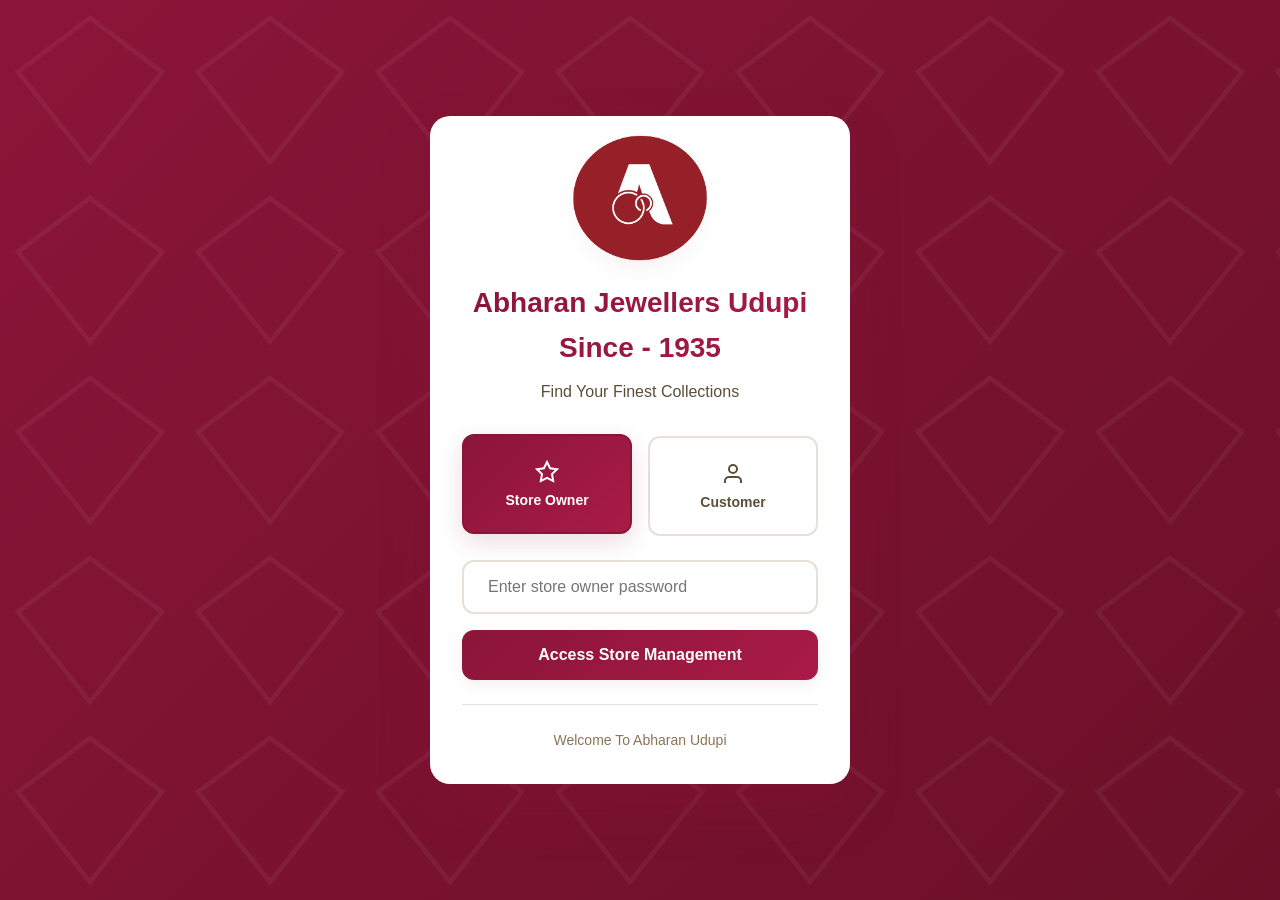
<file: index.html>
<!DOCTYPE html>
<html lang="en">
<head>
    <meta charset="UTF-8">
    <meta name="viewport" content="width=device-width, initial-scale=1.0, user-scalable=no">
    <title>Abharan Jewellers Udupi Since - 1935</title>
    <link rel="manifest" href="manifest.json">
    <meta name="theme-color" content="#8B1538">
    <meta name="apple-mobile-web-app-capable" content="yes">
    <meta name="apple-mobile-web-app-status-bar-style" content="black-translucent">
    <meta name="apple-mobile-web-app-title" content="Jewelry Gallery">
    <link rel="apple-touch-icon" href="[data-uri]">
    <link rel="stylesheet" href="css/style.css">
</head>
<body>
    <div class="login-container">
        <div class="login-card">
            <div class="login-header">
                <div class="logo">
                    <img src="a logo copy.webp" alt="Abharan Logo" style="height: 150px;">
                </div>
                <h1>Abharan Jewellers Udupi Since - 1935</h1>
                <p>Find Your Finest Collections</p>
            </div>
            
            <div class="login-options">
                <div class="role-selector">
                    <button id="adminBtn" class="role-btn active" data-role="admin">
                        <svg width="24" height="24" viewBox="0 0 24 24" fill="none" stroke="currentColor" stroke-width="2">
                            <path d="M12 2l3.09 6.26L22 9.27l-5 4.87 1.18 6.88L12 17.77l-6.18 3.25L7 14.14 2 9.27l6.91-1.01L12 2z"/>
                        </svg>
                        Store Owner
                    </button>
                    <button id="userBtn" class="role-btn" data-role="user">
                        <svg width="24" height="24" viewBox="0 0 24 24" fill="none" stroke="currentColor" stroke-width="2">
                            <path d="M20 21v-2a4 4 0 0 0-4-4H8a4 4 0 0 0-4 4v2"/>
                            <circle cx="12" cy="7" r="4"/>
                        </svg>
                        Customer
                    </button>
                </div>
                
                <div id="adminLogin" class="login-form">
                    <input type="password" id="adminPassword" placeholder="Enter store owner password" class="password-input">
                    <button id="adminLoginBtn" class="login-btn">Access Store Management</button>
                </div>
                
                <div id="userLogin" class="login-form hidden">
                    <button id="userLoginBtn" class="login-btn">Browse Collections</button>
                </div>
            </div>
            
            <div class="login-footer">
                <p>Welcome To Abharan Udupi</p>
            </div>
        </div>
    </div>

    <script src="js/auth.js"></script>
</body>
</html>
</file>
<file: css/style.css>
/* CSS Reset and Base Styles */
* {
    margin: 0;
    padding: 0;
    box-sizing: border-box;
}

:root {
    /* Elegant Maroon Color Palette */
    --primary: #8B1538;
    --primary-dark: #6B1028;
    --primary-light: #A91B47;
    --secondary: #D4AF37;
    --accent: #F4E4BC;
    --success: #2D5016;
    --danger: #8B1538;
    --warning: #B8860B;
    
    /* Neutral Colors */
    --background: #FBF9F7;
    --surface: #FFFFFF;
    --surface-hover: #F5F2F0;
    --surface-elevated: #FFFFFF;
    --text-primary: #2C1810;
    --text-secondary: #5D4E37;
    --text-muted: #8B7355;
    --border: #E8E0D6;
    --border-hover: #D4C4B0;
    
    /* Shadows */
    --shadow: rgba(139, 21, 56, 0.08);
    --shadow-lg: rgba(139, 21, 56, 0.15);
    --shadow-xl: rgba(139, 21, 56, 0.25);
    
    /* Border Radius */
    --radius: 16px;
    --radius-sm: 12px;
    --radius-lg: 20px;
    
    /* Spacing */
    --spacing-xs: 4px;
    --spacing-sm: 8px;
    --spacing-md: 16px;
    --spacing-lg: 24px;
    --spacing-xl: 32px;
}

[data-theme="dark"] {
    --background: #1A0F0A;
    --surface: #2C1810;
    --surface-hover: #3D2318;
    --surface-elevated: #4A2D20;
    --text-primary: #F5F2F0;
    --text-secondary: #D4C4B0;
    --text-muted: #A08B73;
    --border: #3D2318;
    --border-hover: #4A2D20;
    --shadow: rgba(0, 0, 0, 0.3);
    --shadow-lg: rgba(0, 0, 0, 0.4);
    --shadow-xl: rgba(0, 0, 0, 0.6);
}

body {
    font-family: -apple-system, BlinkMacSystemFont, 'Segoe UI', 'SF Pro Display', Roboto, sans-serif;
    background: var(--background);
    color: var(--text-primary);
    line-height: 1.6;
    transition: all 0.3s ease;
    -webkit-font-smoothing: antialiased;
    -moz-osx-font-smoothing: grayscale;
}

/* Login Styles */
.login-container {
    min-height: 100vh;
    display: flex;
    align-items: center;
    justify-content: center;
    padding: var(--spacing-lg);
    background: linear-gradient(135deg, var(--primary), var(--primary-dark));
    position: relative;
}

.login-container::before {
    content: '';
    position: absolute;
    top: 0;
    left: 0;
    right: 0;
    bottom: 0;
    background: url('data:image/svg+xml,<svg xmlns="http://www.w3.org/2000/svg" viewBox="0 0 100 100"><defs><pattern id="jewelry" patternUnits="userSpaceOnUse" width="20" height="20"><path d="M10 2l8 6-8 10-8-10z" fill="none" stroke="rgba(255,255,255,0.05)" stroke-width="0.5"/></pattern></defs><rect width="100" height="100" fill="url(%23jewelry)"/></svg>');
}

.login-card {
    background: var(--surface);
    border-radius: var(--radius-lg);
    padding: var(--spacing-xl);
    box-shadow: 0 25px 50px var(--shadow-xl);
    width: 100%;
    max-width: 420px;
    text-align: center;
    position: relative;
    backdrop-filter: blur(10px);
}

.login-header {
    margin-bottom: var(--spacing-xl);
}

.logo {
    display: inline-flex;
    align-items: center;
    justify-content: center;
    width: 100px;
    height: 100px;
    background: linear-gradient(135deg, var(--primary), var(--primary-light));
    color: white;
    border-radius: 50%;
    margin-bottom: var(--spacing-lg);
    box-shadow: 0 8px 32px var(--shadow-lg);
}

.login-header h1 {
    font-size: 28px;
    font-weight: 700;
    margin-bottom: var(--spacing-sm);
    background: linear-gradient(135deg, var(--primary), var(--primary-light));
    -webkit-background-clip: text;
    -webkit-text-fill-color: transparent;
    background-clip: text;
}

.login-header p {
    color: var(--text-secondary);
    font-size: 16px;
}

.role-selector {
    display: flex;
    gap: var(--spacing-md);
    margin-bottom: var(--spacing-lg);
}

.role-btn {
    flex: 1;
    display: flex;
    flex-direction: column;
    align-items: center;
    gap: var(--spacing-sm);
    padding: var(--spacing-lg);
    border: 2px solid var(--border);
    border-radius: var(--radius-sm);
    background: var(--surface);
    color: var(--text-secondary);
    cursor: pointer;
    transition: all 0.3s ease;
    font-size: 14px;
    font-weight: 600;
}

.role-btn:hover {
    border-color: var(--primary);
    background: var(--surface-hover);
    transform: translateY(-2px);
    box-shadow: 0 8px 25px var(--shadow);
}

.role-btn.active {
    border-color: var(--primary);
    background: linear-gradient(135deg, var(--primary), var(--primary-light));
    color: white;
    transform: translateY(-2px);
    box-shadow: 0 8px 25px var(--shadow-lg);
}

.login-form {
    display: flex;
    flex-direction: column;
    gap: var(--spacing-md);
}

.password-input, .form-input, .form-textarea {
    padding: var(--spacing-md) var(--spacing-lg);
    border: 2px solid var(--border);
    border-radius: var(--radius-sm);
    font-size: 16px;
    background: var(--surface);
    color: var(--text-primary);
    transition: all 0.3s ease;
    font-family: inherit;
}

.form-textarea {
    min-height: 100px;
    resize: vertical;
}

.password-input:focus, .form-input:focus, .form-textarea:focus {
    outline: none;
    border-color: var(--primary);
    box-shadow: 0 0 0 3px rgba(139, 21, 56, 0.1);
}

.login-btn, .btn {
    padding: var(--spacing-md) var(--spacing-lg);
    border: none;
    border-radius: var(--radius-sm);
    font-size: 16px;
    font-weight: 600;
    cursor: pointer;
    transition: all 0.3s ease;
    display: inline-flex;
    align-items: center;
    justify-content: center;
    gap: var(--spacing-sm);
    font-family: inherit;
    text-decoration: none;
}

.login-btn, .btn-primary {
    background: linear-gradient(135deg, var(--primary), var(--primary-light));
    color: white;
    box-shadow: 0 4px 15px var(--shadow);
}

.login-btn:hover, .btn-primary:hover {
    background: linear-gradient(135deg, var(--primary-dark), var(--primary));
    transform: translateY(-2px);
    box-shadow: 0 8px 25px var(--shadow-lg);
}

.btn-secondary {
    background: var(--surface);
    color: var(--text-primary);
    border: 2px solid var(--border);
}

.btn-secondary:hover {
    background: var(--surface-hover);
    border-color: var(--border-hover);
    transform: translateY(-1px);
}

.btn-danger {
    background: var(--danger);
    color: white;
}

.btn-danger:hover {
    background: var(--primary-dark);
    transform: translateY(-1px);
}

.login-footer {
    margin-top: var(--spacing-lg);
    padding-top: var(--spacing-lg);
    border-top: 1px solid var(--border);
    color: var(--text-muted);
    font-size: 14px;
}

.login-footer code {
    background: var(--surface-hover);
    padding: var(--spacing-xs) var(--spacing-sm);
    border-radius: 6px;
    font-family: 'SF Mono', 'Monaco', 'Inconsolata', 'Roboto Mono', monospace;
    color: var(--primary);
    font-weight: 600;
}

/* App Layout */
.app-container {
    min-height: 100vh;
    display: flex;
    flex-direction: column;
}

.app-header {
    background: var(--surface-elevated);
    border-bottom: 1px solid var(--border);
    padding: var(--spacing-md) var(--spacing-lg);
    box-shadow: 0 2px 20px var(--shadow);
    backdrop-filter: blur(10px);
    position: sticky;
    top: 0;
    z-index: 100;
}

.header-content {
    display: flex;
    align-items: center;
    justify-content: space-between;
    max-width: 1400px;
    margin: 0 auto;
}

.header-left {
    display: flex;
    align-items: center;
    gap: var(--spacing-md);
}

.header-left .logo {
    width: 48px;
    height: 48px;
    background: linear-gradient(135deg, var(--primary), var(--primary-light));
    color: white;
    border-radius: var(--radius-sm);
    display: flex;
    align-items: center;
    justify-content: center;
    box-shadow: 0 4px 15px var(--shadow);
}

.header-text h1 {
    font-size: 20px;
    font-weight: 700;
    margin-bottom: 2px;
}

.header-subtitle {
    font-size: 12px;
    color: var(--text-secondary);
    font-weight: 500;
}

.header-right {
    display: flex;
    align-items: center;
    gap: var(--spacing-md);
}

.icon-btn {
    width: 44px;
    height: 44px;
    border: none;
    background: transparent;
    border-radius: var(--radius-sm);
    cursor: pointer;
    display: flex;
    align-items: center;
    justify-content: center;
    color: var(--text-secondary);
    transition: all 0.3s ease;
}

.icon-btn:hover {
    background: var(--surface-hover);
    color: var(--text-primary);
    transform: translateY(-1px);
}

.user-role {
    font-size: 14px;
    color: var(--text-secondary);
    font-weight: 600;
    padding: var(--spacing-xs) var(--spacing-sm);
    background: var(--surface-hover);
    border-radius: var(--radius-sm);
}

.app-main {
    flex: 1;
    padding: var(--spacing-lg);
    max-width: 1400px;
    margin: 0 auto;
    width: 100%;
}

/* View Headers */
.view-header {
    display: flex;
    align-items: center;
    justify-content: space-between;
    margin-bottom: var(--spacing-xl);
    gap: var(--spacing-lg);
}

.view-header h2 {
    font-size: 32px;
    font-weight: 700;
    color: var(--text-primary);
}

.back-btn {
    display: flex;
    align-items: center;
    gap: var(--spacing-sm);
    background: var(--surface);
    border: 2px solid var(--border);
    border-radius: var(--radius-sm);
    padding: var(--spacing-sm) var(--spacing-md);
    color: var(--text-secondary);
    cursor: pointer;
    transition: all 0.3s ease;
    font-weight: 600;
}

.back-btn:hover {
    background: var(--surface-hover);
    border-color: var(--primary);
    color: var(--primary);
    transform: translateY(-1px);
}

.admin-controls {
    display: flex;
    gap: var(--spacing-md);
}

/* Categories Grid */
.categories-grid {
    display: grid;
    grid-template-columns: repeat(auto-fill, minmax(280px, 1fr));
    gap: var(--spacing-lg);
    padding: var(--spacing-md) 0;
}

.category-card {
    background: var(--surface);
    border-radius: var(--radius);
    overflow: hidden;
    box-shadow: 0 4px 20px var(--shadow);
    transition: all 0.4s ease;
    cursor: pointer;
    position: relative;
}

.category-card:hover {
    transform: translateY(-8px);
    box-shadow: 0 12px 40px var(--shadow-lg);
}

.category-card::before {
    content: '';
    position: absolute;
    top: 0;
    left: 0;
    right: 0;
    height: 4px;
    background: linear-gradient(90deg, var(--primary), var(--secondary));
    opacity: 0;
    transition: opacity 0.3s ease;
}

.category-card:hover::before {
    opacity: 1;
}

.category-image {
    width: 100%;
    height: 200px;
    object-fit: cover;
    transition: transform 0.4s ease;
}

.category-card:hover .category-image {
    transform: scale(1.05);
}

.category-info {
    padding: var(--spacing-lg);
}

.category-title {
    font-size: 20px;
    font-weight: 700;
    margin-bottom: var(--spacing-sm);
    color: var(--text-primary);
}

.category-description {
    color: var(--text-secondary);
    font-size: 14px;
    line-height: 1.5;
    margin-bottom: var(--spacing-md);
}

.category-stats {
    display: flex;
    align-items: center;
    gap: var(--spacing-sm);
    color: var(--text-muted);
    font-size: 12px;
    font-weight: 600;
}

.category-admin-controls {
    display: flex;
    gap: var(--spacing-sm);
    margin-top: var(--spacing-md);
    padding-top: var(--spacing-md);
    border-top: 1px solid var(--border);
}

.category-admin-controls .btn {
    padding: var(--spacing-xs) var(--spacing-sm);
    font-size: 12px;
}

/* Gallery Grid */
.gallery {
    display: grid;
    grid-template-columns: repeat(auto-fill, minmax(200px, 1fr));
    gap: var(--spacing-md);
    padding: var(--spacing-md) 0;
}

.gallery-item {
    position: relative;
    border-radius: var(--radius);
    overflow: hidden;
    background: var(--surface);
    box-shadow: 0 4px 15px var(--shadow);
    transition: all 0.4s ease;
    cursor: pointer;
}

.gallery-item:hover {
    transform: translateY(-6px);
    box-shadow: 0 12px 35px var(--shadow-lg);
}

.gallery-item::before {
    content: '';
    position: absolute;
    top: 0;
    left: 0;
    right: 0;
    bottom: 0;
    background: linear-gradient(45deg, transparent, rgba(139, 21, 56, 0.1));
    opacity: 0;
    transition: opacity 0.3s ease;
    z-index: 1;
}

.gallery-item:hover::before {
    opacity: 1;
}

.gallery-item img {
    width: 100%;
    height: 250px;
    object-fit: cover;
    display: block;
    transition: transform 0.4s ease;
}

.gallery-item:hover img {
    transform: scale(1.05);
}

.gallery-item-info {
    padding: var(--spacing-md);
    position: relative;
    z-index: 2;
}

.gallery-item-title {
    font-size: 16px;
    font-weight: 600;
    margin-bottom: var(--spacing-sm);
    color: var(--text-primary);
}

.gallery-item-description {
    font-size: 13px;
    color: var(--text-secondary);
    margin-bottom: var(--spacing-xs);
    line-height: 1.4;
}

.gallery-item-meta {
    font-size: 12px;
    color: var(--text-secondary);
    margin-bottom: 2px;
}

.gallery-item-price {
    font-size: 14px;
    font-weight: 700;
    color: var(--primary);
}

.subcategory-toolbar {
    display: flex;
    align-items: center;
    gap: var(--spacing-sm);
    margin-bottom: var(--spacing-md);
    flex-wrap: wrap;
}

.subcategory-toolbar label {
    font-weight: 600;
    color: var(--text-secondary);
}

.subcategory-toolbar select {
    max-width: 320px;
}

.subcategory-cards {
    display: grid;
    grid-template-columns: repeat(auto-fill, minmax(220px, 1fr));
    gap: var(--spacing-sm);
    margin-bottom: var(--spacing-md);
}

.subcategory-card {
    border: 2px solid var(--border);
    border-radius: var(--radius-sm);
    background: var(--surface);
    text-align: left;
    cursor: pointer;
    overflow: hidden;
    transition: all 0.25s ease;
}

.subcategory-card:hover {
    border-color: var(--primary);
    transform: translateY(-2px);
}

.subcategory-card.active {
    border-color: var(--primary);
    box-shadow: 0 8px 20px var(--shadow);
}

.subcategory-card-image {
    width: 100%;
    height: 88px;
    object-fit: cover;
    display: block;
}

.subcategory-fallback {
    display: flex;
    align-items: center;
    justify-content: center;
    font-size: 20px;
    font-weight: 700;
    color: var(--primary);
    background: var(--surface-hover);
}

.subcategory-card-content {
    padding: var(--spacing-sm);
}

.subcategory-card-content h4 {
    font-size: 14px;
    font-weight: 700;
    color: var(--text-primary);
}

.subcategory-card-content p {
    font-size: 12px;
    color: var(--text-secondary);
    margin-top: 2px;
}

.details-btn {
    width: 100%;
}

.gallery-item-actions {
    display: flex;
    gap: var(--spacing-xs);
}

.gallery-item-actions .btn {
    flex: 1;
    padding: var(--spacing-sm);
    font-size: 13px;
}

/* Empty States */
.empty-state {
    text-align: center;
    padding: var(--spacing-xl) var(--spacing-lg);
    color: var(--text-muted);
}

.empty-state svg {
    margin-bottom: var(--spacing-lg);
    opacity: 0.5;
    color: var(--primary);
}

.empty-state h3 {
    font-size: 24px;
    margin-bottom: var(--spacing-sm);
    color: var(--text-secondary);
}

.empty-state p {
    font-size: 16px;
}

/* Modal Styles */
.modal {
    position: fixed;
    top: 0;
    left: 0;
    right: 0;
    bottom: 0;
    background: rgba(0, 0, 0, 0.6);
    display: flex;
    align-items: center;
    justify-content: center;
    z-index: 1000;
    padding: var(--spacing-lg);
    backdrop-filter: blur(5px);
}

.modal-content {
    background: var(--surface);
    border-radius: var(--radius);
    width: 100%;
    max-width: 600px;
    max-height: 90vh;
    overflow-y: auto;
    box-shadow: 0 25px 50px var(--shadow-xl);
    animation: modalSlideIn 0.3s ease;
}

@keyframes modalSlideIn {
    from {
        opacity: 0;
        transform: translateY(20px) scale(0.95);
    }
    to {
        opacity: 1;
        transform: translateY(0) scale(1);
    }
}

.modal-header {
    display: flex;
    align-items: center;
    justify-content: space-between;
    padding: var(--spacing-lg);
    border-bottom: 1px solid var(--border);
}

.modal-header h2 {
    font-size: 20px;
    font-weight: 700;
}

.modal-body {
    padding: var(--spacing-lg);
}

.modal-footer {
    display: flex;
    gap: var(--spacing-md);
    justify-content: flex-end;
    padding: var(--spacing-lg);
    border-top: 1px solid var(--border);
}

.form-group {
    margin-bottom: var(--spacing-lg);
}

.form-group label {
    display: block;
    font-weight: 600;
    margin-bottom: var(--spacing-sm);
    color: var(--text-primary);
}

.upload-area {
    border: 2px dashed var(--border);
    border-radius: var(--radius-sm);
    padding: var(--spacing-xl);
    text-align: center;
    margin-bottom: var(--spacing-lg);
    transition: all 0.3s ease;
    background: var(--surface-hover);
}

.upload-area:hover {
    border-color: var(--primary);
    background: var(--surface);
}

.category-upload {
    padding: var(--spacing-lg);
}

.file-input {
    display: none;
}

.upload-label {
    display: flex;
    flex-direction: column;
    align-items: center;
    gap: var(--spacing-md);
    cursor: pointer;
    color: var(--text-secondary);
    transition: color 0.3s ease;
}

.upload-label:hover {
    color: var(--primary);
}

.upload-label svg {
    color: var(--primary);
}

.metadata-hint {
    color: var(--text-secondary);
    margin-bottom: var(--spacing-sm);
    font-size: 14px;
}

.metadata-actions {
    display: flex;
    gap: var(--spacing-sm);
    flex-wrap: wrap;
    margin-bottom: var(--spacing-md);
}

.details-modal-content {
    max-width: 520px;
}

.details-modal-body {
    display: flex;
    flex-direction: column;
    gap: var(--spacing-md);
}

.details-image {
    width: 100%;
    max-height: 280px;
    object-fit: cover;
    border-radius: var(--radius-sm);
}

.details-description {
    color: var(--text-secondary);
}

.details-specs {
    display: grid;
    grid-template-columns: 1fr 1fr;
    gap: var(--spacing-xs) var(--spacing-md);
}

.details-spec-row {
    display: flex;
    justify-content: space-between;
    gap: var(--spacing-md);
    padding: 8px 10px;
    border: 1px solid var(--border);
    border-radius: 10px;
    background: var(--surface-hover);
    color: var(--text-secondary);
    font-size: 13px;
}

.details-spec-row strong {
    color: var(--text-primary);
}

/* Lightbox Styles */
.lightbox {
    position: fixed;
    top: 0;
    left: 0;
    right: 0;
    bottom: 0;
    background: rgba(0, 0, 0, 0.95);
    z-index: 2000;
    display: flex;
    align-items: center;
    justify-content: center;
}

.lightbox-content {
    position: relative;
    width: 100%;
    height: 100%;
    display: flex;
    align-items: center;
    justify-content: center;
}

.lightbox-close {
    position: absolute;
    top: var(--spacing-lg);
    right: var(--spacing-lg);
    width: 48px;
    height: 48px;
    border: none;
    background: rgba(255, 255, 255, 0.1);
    color: white;
    border-radius: 50%;
    cursor: pointer;
    display: flex;
    align-items: center;
    justify-content: center;
    z-index: 2001;
    transition: all 0.3s ease;
    backdrop-filter: blur(10px);
}

.lightbox-close:hover {
    background: rgba(255, 255, 255, 0.2);
    transform: scale(1.1);
}

.lightbox-info-toggle {
    position: absolute;
    top: var(--spacing-lg);
    right: 78px;
    width: 48px;
    height: 48px;
    border: none;
    background: rgba(255, 255, 255, 0.1);
    color: white;
    border-radius: 50%;
    cursor: pointer;
    display: flex;
    align-items: center;
    justify-content: center;
    z-index: 2001;
    transition: all 0.3s ease;
    backdrop-filter: blur(10px);
}

.lightbox-info-toggle:hover,
.lightbox-info-toggle.active {
    background: rgba(255, 255, 255, 0.25);
    transform: scale(1.08);
}

.lightbox-nav {
    position: absolute;
    top: 50%;
    transform: translateY(-50%);
    width: 48px;
    height: 48px;
    border: none;
    background: rgba(255, 255, 255, 0.1);
    color: white;
    border-radius: 50%;
    cursor: pointer;
    display: flex;
    align-items: center;
    justify-content: center;
    z-index: 2001;
    transition: all 0.3s ease;
    backdrop-filter: blur(10px);
}

.lightbox-nav:hover {
    background: rgba(255, 255, 255, 0.2);
    transform: translateY(-50%) scale(1.1);
}

.lightbox-prev {
    left: var(--spacing-lg);
}

.lightbox-next {
    right: var(--spacing-lg);
}

.lightbox-image-container {
    max-width: 90%;
    max-height: 90%;
    display: flex;
    align-items: center;
    justify-content: center;
}

.lightbox-image {
    max-width: 100%;
    max-height: 100%;
    object-fit: contain;
    border-radius: var(--radius-sm);
    box-shadow: 0 25px 50px rgba(0, 0, 0, 0.5);
}

.lightbox-info {
    position: absolute;
    bottom: var(--spacing-lg);
    left: var(--spacing-lg);
    right: var(--spacing-lg);
    background: rgba(0, 0, 0, 0.8);
    color: white;
    padding: var(--spacing-lg);
    border-radius: var(--radius-sm);
    text-align: center;
    backdrop-filter: blur(10px);
}

.lightbox-info h3 {
    font-size: 20px;
    margin-bottom: var(--spacing-sm);
    font-weight: 700;
}

.lightbox-info p {
    color: rgba(255, 255, 255, 0.8);
    margin-bottom: var(--spacing-sm);
    line-height: 1.5;
}

.lightbox-price {
    font-size: 18px;
    font-weight: 700;
    color: var(--secondary) !important;
    margin-bottom: var(--spacing-md) !important;
}

.lightbox-specs {
    display: grid;
    grid-template-columns: repeat(2, minmax(120px, 1fr));
    gap: 6px 16px;
    text-align: left;
    margin-bottom: var(--spacing-md);
}

.lightbox-spec-row {
    display: flex;
    gap: 8px;
    align-items: baseline;
}

.spec-label {
    font-size: 12px;
    color: rgba(255, 255, 255, 0.65);
    min-width: 64px;
}

.spec-value {
    font-size: 14px;
    color: #fff;
    font-weight: 600;
}

.lightbox-admin-controls {
    display: flex;
    gap: var(--spacing-md);
    justify-content: center;
}

/* Utility Classes */
.hidden {
    display: none !important;
}

/* Touch and Gesture Enhancements */
@media (hover: none) and (pointer: coarse) {
    .gallery-item:hover,
    .category-card:hover {
        transform: none;
    }
    
    .gallery-item:active,
    .category-card:active {
        transform: scale(0.98);
    }
}

/* Responsive Design */
@media (max-width: 768px) {
    .app-main {
        padding: var(--spacing-md);
    }
    
    .view-header {
        flex-direction: column;
        align-items: stretch;
        gap: var(--spacing-md);
    }
    
    .view-header h2 {
        font-size: 24px;
    }
    
    .admin-controls {
        justify-content: center;
    }
    
    .categories-grid {
        grid-template-columns: repeat(auto-fill, minmax(250px, 1fr));
        gap: var(--spacing-md);
    }
    
    .gallery {
        grid-template-columns: repeat(auto-fill, minmax(160px, 1fr));
        gap: var(--spacing-sm);
    }

    .subcategory-cards {
        grid-template-columns: repeat(auto-fill, minmax(180px, 1fr));
    }
    
    .gallery-item img {
        height: 180px;
    }
    
    .lightbox-nav {
        width: 40px;
        height: 40px;
    }
    
    .lightbox-close {
        width: 40px;
        height: 40px;
    }

    .lightbox-info-toggle {
        width: 40px;
        height: 40px;
        right: 58px;
    }
    
    .lightbox-prev {
        left: var(--spacing-sm);
    }
    
    .lightbox-next {
        right: var(--spacing-sm);
    }
    
    .lightbox-info {
        bottom: var(--spacing-sm);
        left: var(--spacing-sm);
        right: var(--spacing-sm);
        padding: var(--spacing-md);
    }

    .lightbox-specs {
        grid-template-columns: 1fr;
    }
    
    .modal {
        padding: var(--spacing-sm);
    }
    
    .modal-content {
        max-height: 95vh;
    }

    .details-specs {
        grid-template-columns: 1fr;
    }
}

@media (max-width: 480px) {
    .app-header {
        padding: var(--spacing-sm) var(--spacing-md);
    }
    
    .header-left .logo {
        width: 40px;
        height: 40px;
    }
    
    .header-text h1 {
        font-size: 18px;
    }
    
    .app-main {
        padding: var(--spacing-sm);
    }
    
    .categories-grid {
        grid-template-columns: 1fr;
        gap: var(--spacing-sm);
    }
    
    .gallery {
        grid-template-columns: repeat(auto-fill, minmax(140px, 1fr));
        gap: var(--spacing-xs);
    }
    
    .gallery-item img {
        height: 160px;
    }
    
    .upload-area {
        padding: var(--spacing-lg);
    }
    
    .login-card {
        padding: var(--spacing-lg);
    }
    
    .role-selector {
        flex-direction: column;
    }
}

/* iOS Safari specific fixes */
@supports (-webkit-touch-callout: none) {
    .app-container {
        min-height: -webkit-fill-available;
    }
    
    .login-container {
        min-height: -webkit-fill-available;
    }
}

/* High DPI displays */
@media (-webkit-min-device-pixel-ratio: 2), (min-resolution: 192dpi) {
    .gallery-item img,
    .category-image,
    .lightbox-image {
        image-rendering: -webkit-optimize-contrast;
        image-rendering: crisp-edges;
    }
}

/* Animations */
@keyframes fadeIn {
    from { opacity: 0; transform: translateY(10px); }
    to { opacity: 1; transform: translateY(0); }
}

.gallery-item,
.category-card {
    animation: fadeIn 0.5s ease forwards;
}

/* Focus styles for accessibility */
.btn:focus,
.icon-btn:focus,
.role-btn:focus,
.back-btn:focus {
    outline: 2px solid var(--primary);
    outline-offset: 2px;
}

.form-input:focus,
.form-textarea:focus,
.password-input:focus {
    outline: none;
    box-shadow: 0 0 0 3px rgba(139, 21, 56, 0.1);
}
</file>
